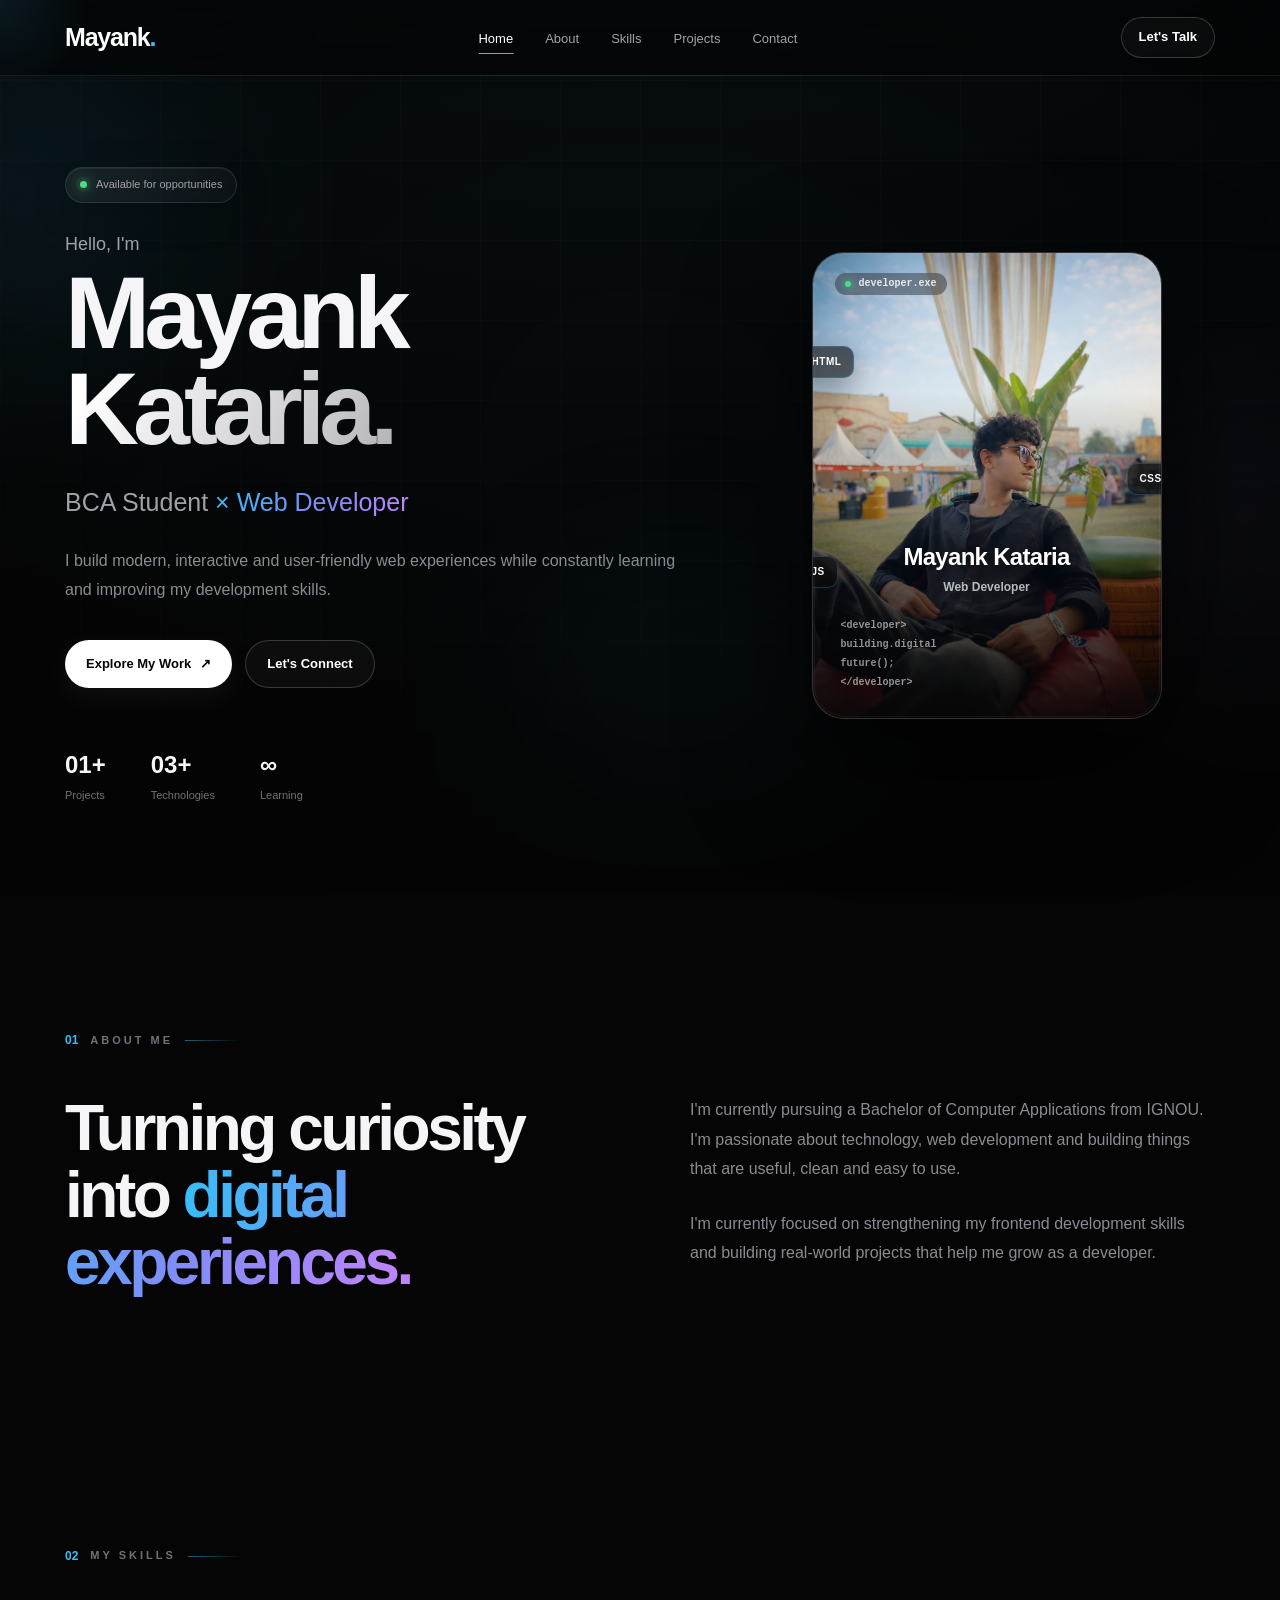
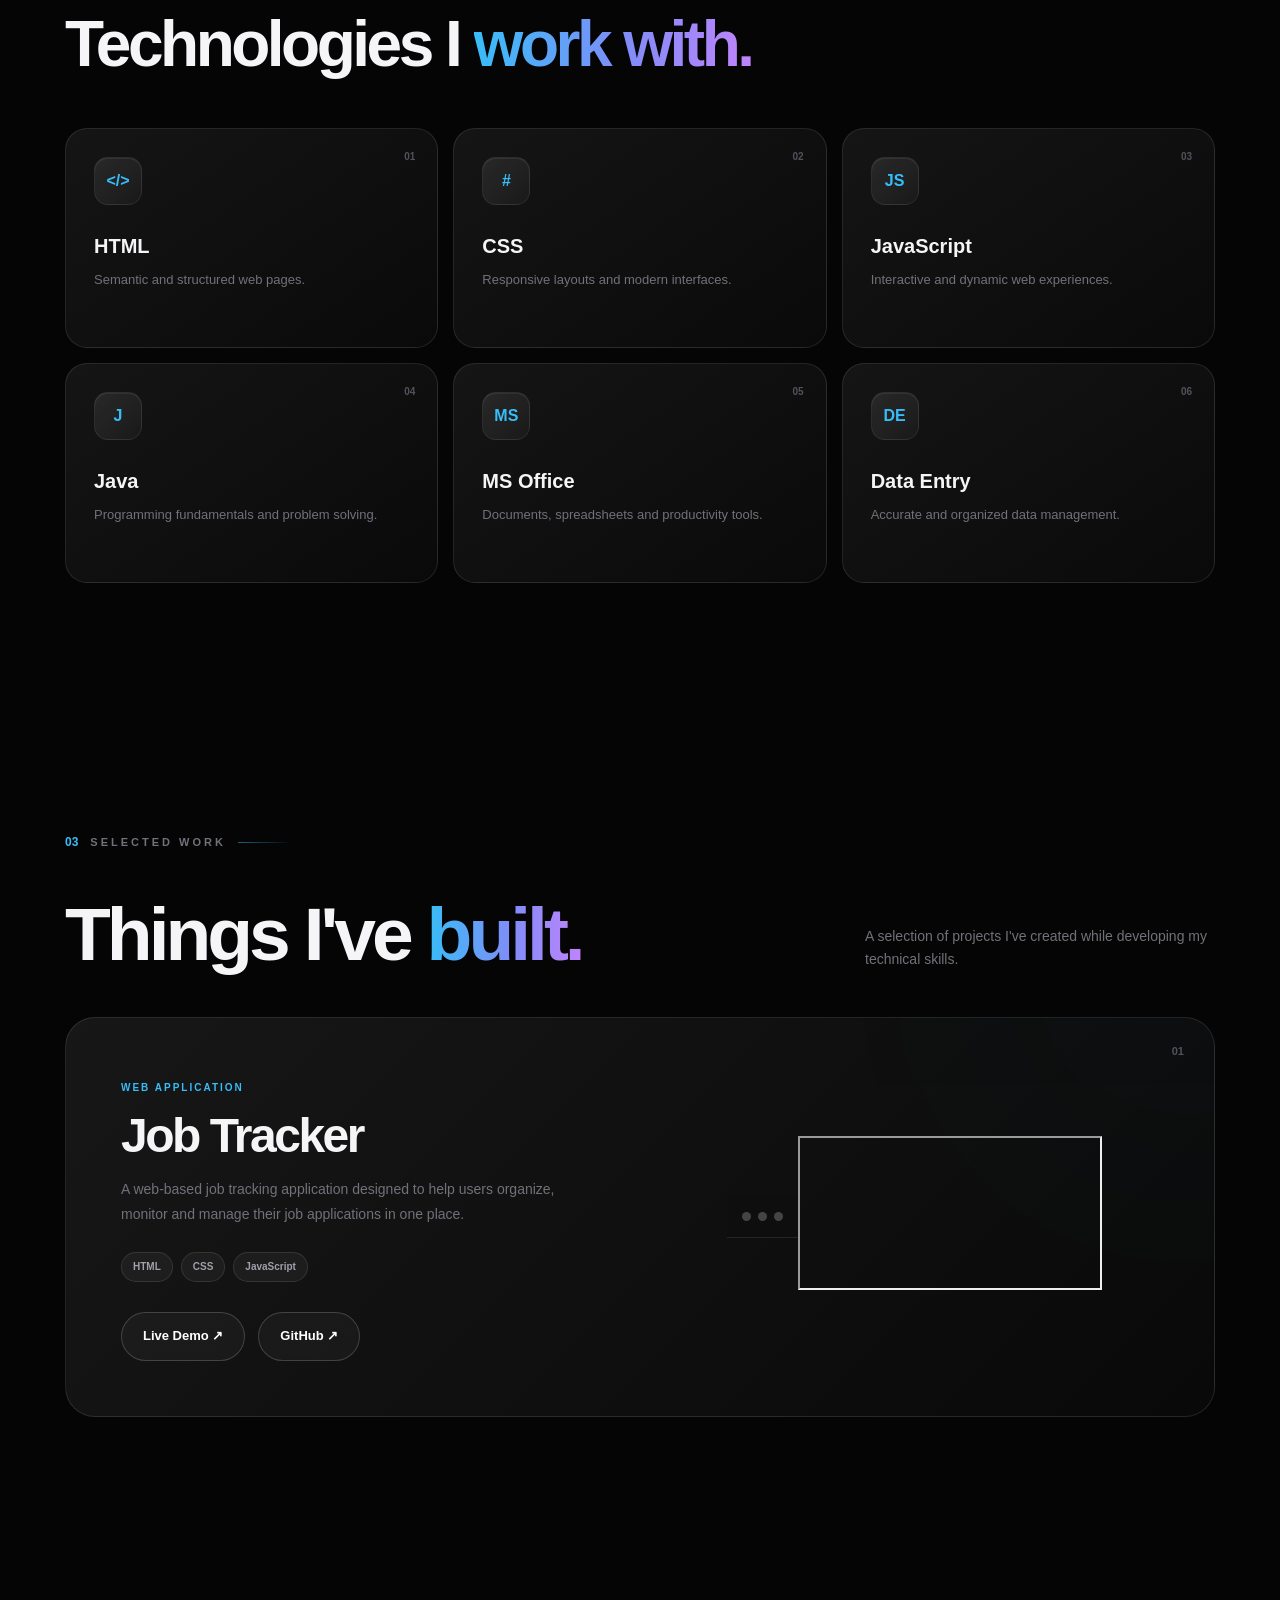
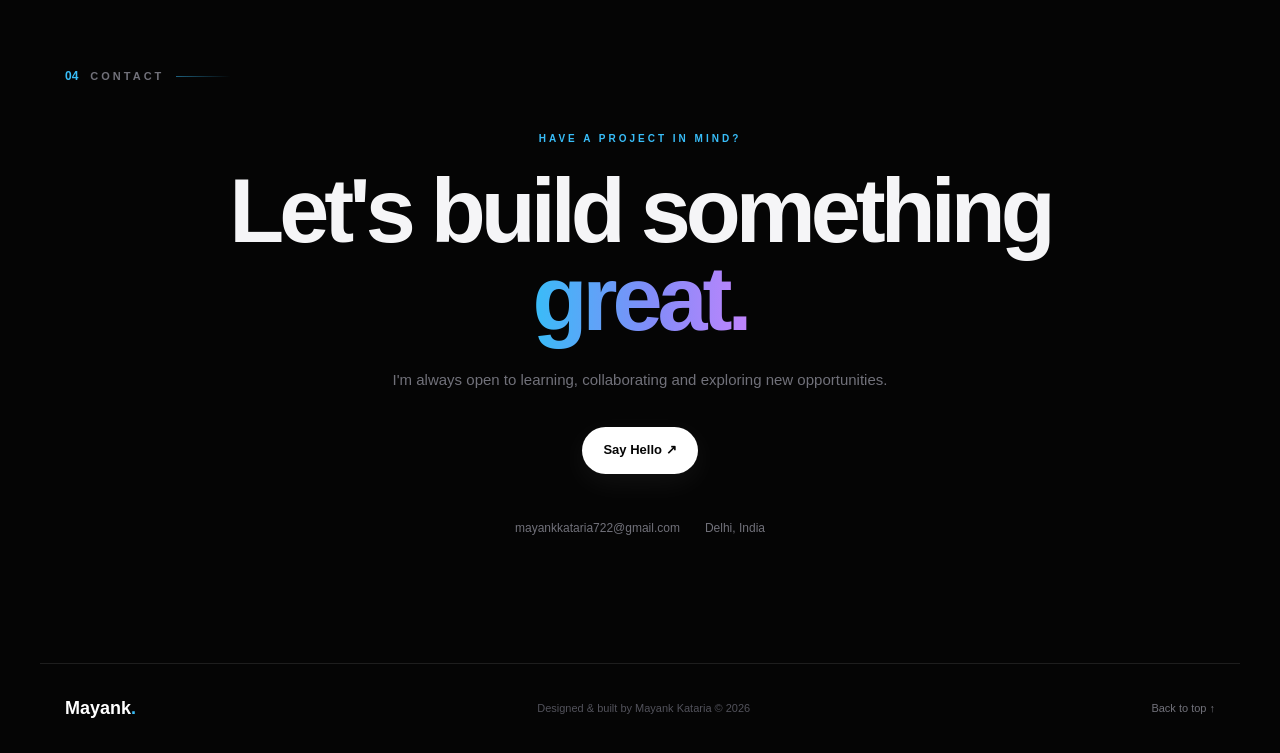
<file: index.html>
<!DOCTYPE html>
<html lang="en">

<head>
    <meta charset="UTF-8">
    <meta name="viewport" content="width=device-width, initial-scale=1.0">

    <title>Mayank Kataria | Web Developer</title>

    <meta name="description"
        content="Mayank Kataria — BCA student and web developer building modern web experiences.">

    <link rel="stylesheet" href="style.css">
</head>

<body>

    <!-- Animated background -->
    <div class="background">
        <div class="orb orb-1"></div>
        <div class="orb orb-2"></div>
        <div class="orb orb-3"></div>
    </div>

    <!-- Navigation -->
    <header class="navbar">
        <nav>
            <a href="#home" class="logo">Mayank<span>.</span></a>

            <ul class="nav-links">
                <li><a href="#home">Home</a></li>
                <li><a href="#about">About</a></li>
                <li><a href="#skills">Skills</a></li>
                <li><a href="#projects">Projects</a></li>
                <li><a href="#contact">Contact</a></li>
            </ul>

            <a href="#contact" class="nav-button">Let's Talk</a>
        </nav>
    </header>


    <main>

        <!-- HERO -->
        <section id="home" class="hero">

            <div class="hero-content">

                <div class="status">
                    <span class="status-dot"></span>
                    Available for opportunities
                </div>

                <p class="intro">Hello, I'm</p>

                <h1>
                    Mayank
                    <span>Kataria.</span>
                </h1>

                <h2>
                    BCA Student
                    <span class="gradient-text">× Web Developer</span>
                </h2>

                <p class="hero-description">
                    I build modern, interactive and user-friendly web experiences
                    while constantly learning and improving my development skills.
                </p>

                <div class="hero-buttons">

                    <a href="#projects" class="primary-btn">
                        Explore My Work
                        <span>↗</span>
                    </a>

                    <a href="#contact" class="secondary-btn">
                        Let's Connect
                    </a>

                </div>

                <div class="hero-stats">

                    <div>
                        <strong>01+</strong>
                        <span>Projects</span>
                    </div>

                    <div>
                        <strong>03+</strong>
                        <span>Technologies</span>
                    </div>

                    <div>
                        <strong>∞</strong>
                        <span>Learning</span>
                    </div>

                </div>

            </div>


            <!-- PROFILE CARD -->
            <div class="hero-visual">

                <div class="profile-card">

                    <!-- Your photo as the card background -->
                    <div class="profile-photo"></div>

                    <!-- Dark overlay for readability -->
                    <div class="profile-overlay"></div>

                    <div class="card-glow"></div>

                    <div class="profile-top">
                        <span class="mini-dot"></span>
                        <span>developer.exe</span>
                    </div>

                    <div class="profile-card-content">

                        <h3>Mayank Kataria</h3>

                        <p>Web Developer</p>

                        <div class="code-lines">
                            <span>&lt;developer&gt;</span>
                            <span>building.digital</span>
                            <span>future();</span>
                            <span>&lt;/developer&gt;</span>
                        </div>

                    </div>

                    <div class="floating-badge badge-html">
                        HTML
                    </div>

                    <div class="floating-badge badge-css">
                        CSS
                    </div>

                    <div class="floating-badge badge-js">
                        JS
                    </div>

                </div>

            </div>

        </section>


        <!-- ABOUT -->
        <section id="about" class="section">

            <div class="section-heading">
                <span>01</span>
                <p>ABOUT ME</p>
            </div>

            <div class="about-grid">

                <div>
                    <h2>
                        Turning curiosity into
                        <span class="gradient-text">digital experiences.</span>
                    </h2>
                </div>

                <div class="about-text">

                    <p>
                        I'm currently pursuing a Bachelor of Computer Applications
                        from IGNOU. I'm passionate about technology, web development
                        and building things that are useful, clean and easy to use.
                    </p>

                    <p>
                        I'm currently focused on strengthening my frontend development
                        skills and building real-world projects that help me grow
                        as a developer.
                    </p>

                </div>

            </div>

        </section>


        <!-- SKILLS -->
        <section id="skills" class="section">

            <div class="section-heading">
                <span>02</span>
                <p>MY SKILLS</p>
            </div>

            <h2 class="section-title">
                Technologies I <span class="gradient-text">work with.</span>
            </h2>

            <div class="skills-grid">

                <div class="skill-card">
                    <span class="skill-number">01</span>
                    <div class="skill-icon">&lt;/&gt;</div>
                    <h3>HTML</h3>
                    <p>Semantic and structured web pages.</p>
                </div>

                <div class="skill-card">
                    <span class="skill-number">02</span>
                    <div class="skill-icon">#</div>
                    <h3>CSS</h3>
                    <p>Responsive layouts and modern interfaces.</p>
                </div>

                <div class="skill-card">
                    <span class="skill-number">03</span>
                    <div class="skill-icon">JS</div>
                    <h3>JavaScript</h3>
                    <p>Interactive and dynamic web experiences.</p>
                </div>

                <div class="skill-card">
                    <span class="skill-number">04</span>
                    <div class="skill-icon">J</div>
                    <h3>Java</h3>
                    <p>Programming fundamentals and problem solving.</p>
                </div>

                <div class="skill-card">
                    <span class="skill-number">05</span>
                    <div class="skill-icon">MS</div>
                    <h3>MS Office</h3>
                    <p>Documents, spreadsheets and productivity tools.</p>
                </div>

                <div class="skill-card">
                    <span class="skill-number">06</span>
                    <div class="skill-icon">DE</div>
                    <h3>Data Entry</h3>
                    <p>Accurate and organized data management.</p>
                </div>

            </div>

        </section>


        <!-- PROJECTS -->
        <section id="projects" class="section">

            <div class="section-heading">
                <span>03</span>
                <p>SELECTED WORK</p>
            </div>

            <div class="projects-header">

                <h2>
                    Things I've
                    <span class="gradient-text">built.</span>
                </h2>

                <p>
                    A selection of projects I've created while developing
                    my technical skills.
                </p>

            </div>


            <div class="project-card">

                <div class="project-number">01</div>

                <div class="project-info">

                    <span class="project-label">WEB APPLICATION</span>

                    <h3>Job Tracker</h3>

                    <p>
                        A web-based job tracking application designed to help
                        users organize, monitor and manage their job applications
                        in one place.
                    </p>

                    <div class="tech-stack">
                        <span>HTML</span>
                        <span>CSS</span>
                        <span>JavaScript</span>
                    </div>

                    <div class="project-buttons">

                        <!-- KEEPING YOUR WORKING PATH -->
                       <a href="https://mayankkataria722-debug.github.io/mayank.github.io/job-tracker/" target="_blank"
                           class="secondary-btn">
                               Live Demo ↗
                       </a>

                        <a
                            href="https://github.com/YOUR-USERNAME/job-tracker"
                            target="_blank"
                            class="secondary-btn"
                        >
                            GitHub ↗
                        </a>

                    </div>

                </div>


              <div class="project-preview">
              <div class="browser-bar">
                    <span></span>
                    <span></span>
                    <span></span>
               </div>

                 <div class="preview-screen">
            <iframe
                   src="https://mayankkataria722-debug.github.io/mayank.github.io/job-tracker/"
                   title="Job Tracker Preview"
                  scrolling="no">
           </iframe>
             </div>
             </div>
        </section>


        <!-- CONTACT -->
        <section id="contact" class="section contact-section">

            <div class="section-heading">
                <span>04</span>
                <p>CONTACT</p>
            </div>

            <div class="contact-content">

                <p class="contact-small">HAVE A PROJECT IN MIND?</p>

                <h2>
                    Let's build something
                    <span class="gradient-text">great.</span>
                </h2>

                <p>
                    I'm always open to learning, collaborating and exploring
                    new opportunities.
                </p>

                <a
                    href="mailto:mayankkataria722@gmail.com"
                    class="primary-btn contact-btn"
                >
                    Say Hello ↗
                </a>

                <div class="contact-details">

                    <a href="mailto:mayankkataria722@gmail.com">
                        mayankkataria722@gmail.com
                    </a>

                    <span>Delhi, India</span>

                </div>

            </div>

        </section>

    </main>


    <!-- FOOTER -->
    <footer>

        <div class="footer-logo">
            Mayank<span>.</span>
        </div>

        <p>
            Designed & built by Mayank Kataria © 2026
        </p>

        <a href="#home">Back to top ↑</a>

    </footer>


    <!-- IMPORTANT:
         Your current project uses style.js.
         Keep this filename unless you rename the file. -->
    <script src="style.js"></script>

</body>
</html>
</file>
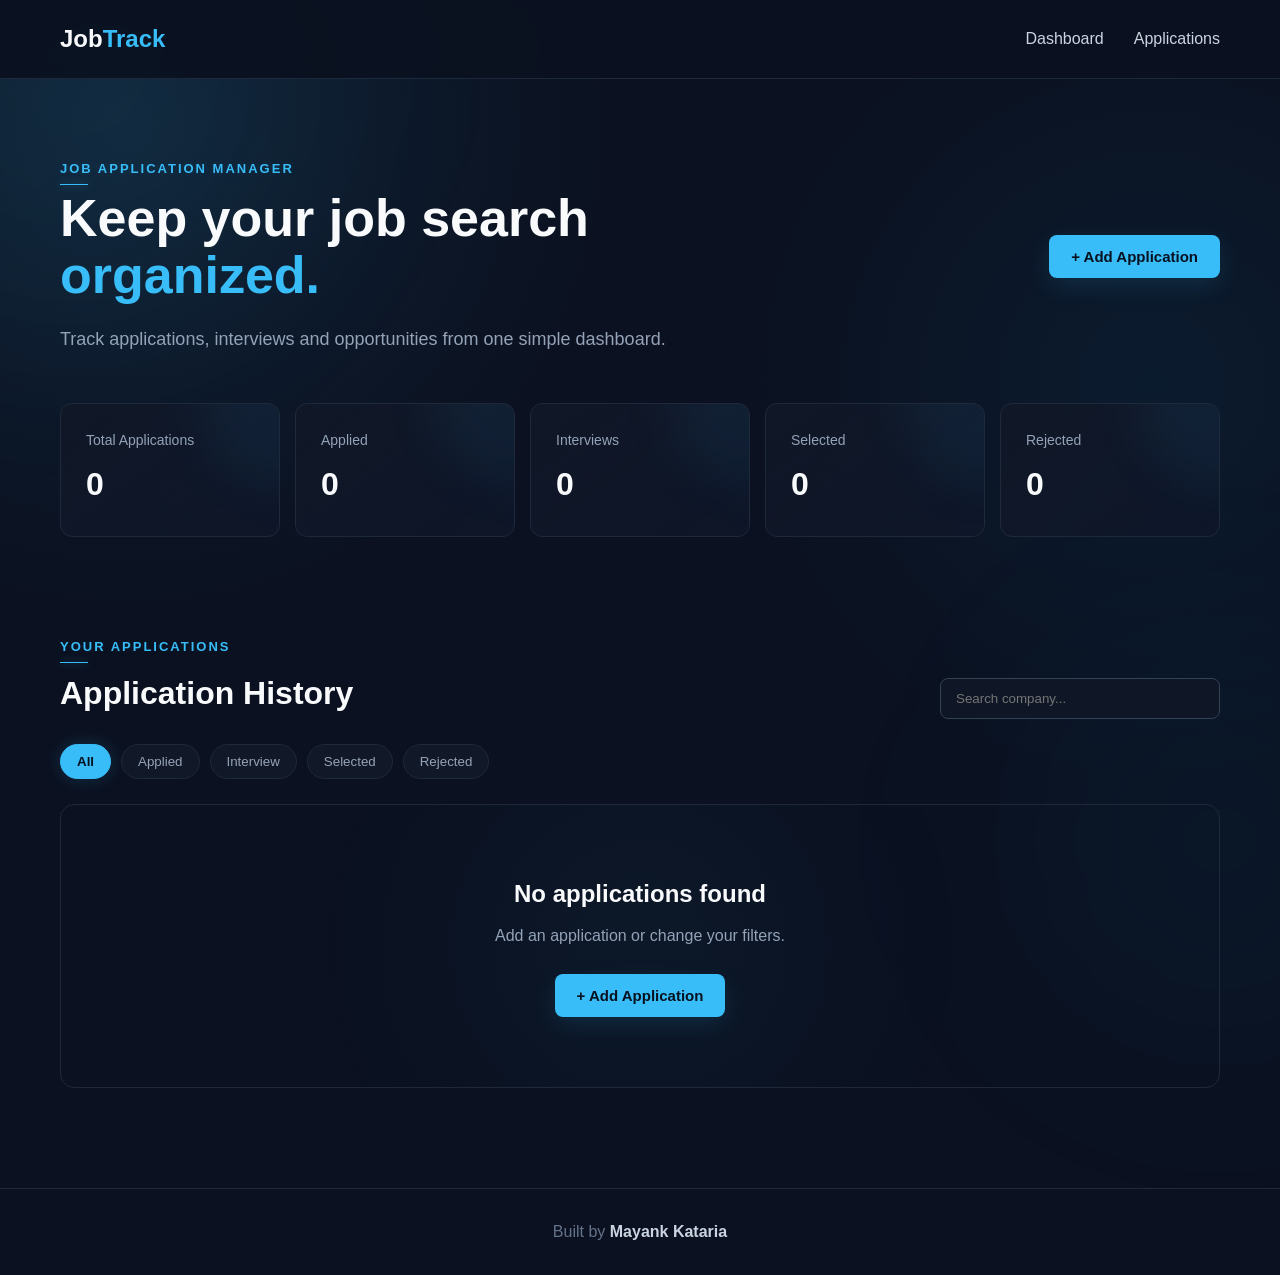
<file: job-tracker/index.html>
<!DOCTYPE html>
<html lang="en">
<head>
    <meta charset="UTF-8">
    <meta name="viewport" content="width=device-width, initial-scale=1.0">

    <title>JobTrack | Job Application Tracker</title>

    <link rel="stylesheet" href="style.css">
</head>

<body>

    <!-- Navigation -->
    <header>
        <nav class="navbar">

            <div class="logo">
                Job<span>Track</span>
            </div>

            <div class="nav-links">
                <a href="#dashboard">Dashboard</a>
                <a href="#applications">Applications</a>
            </div>

        </nav>
    </header>


    <main>

        <!-- Dashboard -->
        <section id="dashboard" class="dashboard">

            <div class="hero">
                <div>
                    <p class="eyebrow">JOB APPLICATION MANAGER</p>

                    <h1>
                        Keep your job search
                        <span>organized.</span>
                    </h1>

                    <p>
                        Track applications, interviews and opportunities
                        from one simple dashboard.
                    </p>
                </div>

                <button id="openModalBtn" class="primary-btn">
                    + Add Application
                </button>
            </div>


            <!-- Statistics -->
            <div class="stats">

                <div class="stat-card">
                    <p>Total Applications</p>
                    <h2 id="totalApplications">0</h2>
                </div>

                <div class="stat-card">
                    <p>Applied</p>
                    <h2 id="appliedCount">0</h2>
                </div>

                <div class="stat-card">
                    <p>Interviews</p>
                    <h2 id="interviewCount">0</h2>
                </div>

                <div class="stat-card">
                    <p>Selected</p>
                    <h2 id="selectedCount">0</h2>
                </div>

                <div class="stat-card">
                    <p>Rejected</p>
                    <h2 id="rejectedCount">0</h2>
                </div>

            </div>

        </section>


        <!-- Applications -->
        <section id="applications" class="applications">

            <div class="section-header">

                <div>
                    <p class="eyebrow">YOUR APPLICATIONS</p>
                    <h2>Application History</h2>
                </div>

                <input
                    type="text"
                    id="searchInput"
                    placeholder="Search company..."
                >

            </div>


            <!-- Filter -->
            <div class="filters">

                <button class="filter-btn active" data-filter="All">
                    All
                </button>

                <button class="filter-btn" data-filter="Applied">
                    Applied
                </button>

                <button class="filter-btn" data-filter="Interview">
                    Interview
                </button>

                <button class="filter-btn" data-filter="Selected">
                    Selected
                </button>

                <button class="filter-btn" data-filter="Rejected">
                    Rejected
                </button>

            </div>


            <!-- Application List -->
            <div id="applicationList" class="application-list">

                <div class="empty-state">

                    <h3>No applications yet</h3>

                    <p>
                        Start tracking your job applications
                        by adding your first one.
                    </p>

                    <button
                        id="emptyAddBtn"
                        class="primary-btn">
                        + Add Application
                    </button>

                </div>

            </div>

        </section>

    </main>


    <!-- Add Application Modal -->
    <div id="modal" class="modal">

        <div class="modal-content">

            <div class="modal-header">

                <div>
                    <p class="eyebrow">NEW APPLICATION</p>
                    <h2>Add Job Application</h2>
                </div>

                <button id="closeModalBtn" class="close-btn">
                    ×
                </button>

            </div>


            <form id="applicationForm">

                <div class="form-group">

                    <label for="company">
                        Company
                    </label>

                    <input
                        type="text"
                        id="company"
                        placeholder="e.g. Google"
                        required
                    >

                </div>


                <div class="form-group">

                    <label for="jobTitle">
                        Job Title
                    </label>

                    <input
                        type="text"
                        id="jobTitle"
                        placeholder="e.g. Software Engineering Intern"
                        required
                    >

                </div>


                <div class="form-row">

                    <div class="form-group">

                        <label for="date">
                            Date Applied
                        </label>

                        <input
                            type="date"
                            id="date"
                            required
                        >

                    </div>


                    <div class="form-group">

                        <label for="status">
                            Status
                        </label>

                        <select id="status">

                            <option value="Applied">
                                Applied
                            </option>

                            <option value="Interview">
                                Interview
                            </option>

                            <option value="Selected">
                                Selected
                            </option>

                            <option value="Rejected">
                                Rejected
                            </option>

                        </select>

                    </div>

                </div>


                <div class="form-group">

                    <label for="jobLink">
                        Job Link
                    </label>

                    <input
                        type="url"
                        id="jobLink"
                        placeholder="https://..."
                    >

                </div>


                <button
                    type="submit"
                    class="primary-btn full-width">
                    Save Application
                </button>

            </form>

        </div>

    </div>


    <footer>

        <p>
            Built by <strong>Mayank Kataria</strong>
        </p>

    </footer>


    <script src="script.js"></script>

</body>
</html>
</file>
<file: style.css>
/* =========================================================
   MAYANK KATARIA — PORTFOLIO  (v2, cleaned + polished)
========================================================= */

*,
*::before,
*::after {
  margin: 0;
  padding: 0;
  box-sizing: border-box;
}

:root {
  --bg: #050505;
  --bg-soft: #0a0a0c;
  --text: #f5f5f7;
  --muted: #a1a1aa;
  --muted-2: #71717a;
  --muted-3: #52525b;
  --line: rgba(255, 255, 255, 0.10);
  --line-strong: rgba(255, 255, 255, 0.18);
  --glass: rgba(255, 255, 255, 0.05);
  --glass-hover: rgba(255, 255, 255, 0.08);

  --accent: #38bdf8;
  --accent-2: #818cf8;
  --accent-3: #c084fc;
  --grad-accent: linear-gradient(90deg, #38bdf8, #818cf8 55%, #c084fc);
  --grad-white: linear-gradient(120deg, #fff 5%, #c7c7cc 45%, #65656c 100%);

  --radius-sm: 12px;
  --radius-md: 20px;
  --radius-lg: 30px;
  --container: 1200px;

  --ease: cubic-bezier(0.2, 0.7, 0.2, 1);
}

html {
  scroll-behavior: smooth;
  scroll-padding-top: 90px;
}

body {
  font-family: -apple-system, BlinkMacSystemFont, "Segoe UI", Roboto,
    Helvetica, Arial, sans-serif;
  background:
    radial-gradient(circle at 50% -20%, rgba(56, 189, 248, 0.10), transparent 32%),
    var(--bg);
  color: var(--text);
  line-height: 1.6;
  overflow-x: hidden;
  -webkit-font-smoothing: antialiased;
}

img { max-width: 100%; display: block; }
a { color: inherit; text-decoration: none; }

/* =========================================================
   BACKGROUND
========================================================= */
.background {
  position: fixed;
  inset: 0;
  z-index: -10;
  overflow: hidden;
  pointer-events: none;
  background:
    linear-gradient(rgba(255,255,255,0.02) 1px, transparent 1px),
    linear-gradient(90deg, rgba(255,255,255,0.02) 1px, transparent 1px);
  background-size: 80px 80px;
  mask-image: linear-gradient(to bottom, black, rgba(0,0,0,0.4) 70%, transparent);
}
.background::after {
  content: "";
  position: absolute;
  inset: 0;
  background: radial-gradient(circle at center, transparent 20%, rgba(0,0,0,0.4) 100%);
}

.orb {
  position: absolute;
  border-radius: 50%;
  filter: blur(100px);
  opacity: 0.16;
  animation: floatOrb 14s ease-in-out infinite alternate,
             orbPulse 7s ease-in-out infinite alternate;
}
.orb-1 { width: 360px; height: 360px; background: var(--accent);   top: 3%;  left: -180px; }
.orb-2 { width: 320px; height: 320px; background: var(--accent-2); top: 43%; right: -150px; animation-delay: 2s; }
.orb-3 { width: 280px; height: 280px; background: #22d3ee;         bottom: 3%; left: 42%;   animation-delay: 4s; }

@keyframes floatOrb {
  from { transform: translate3d(0,0,0) scale(1); }
  to   { transform: translate3d(50px,-60px,0) scale(1.15); }
}
@keyframes orbPulse {
  from { opacity: 0.10; }
  to   { opacity: 0.22; }
}

/* =========================================================
   NAVIGATION
========================================================= */
.navbar {
  position: sticky;
  top: 0;
  z-index: 1000;
  background: rgba(5,5,5,0.68);
  backdrop-filter: blur(25px) saturate(140%);
  -webkit-backdrop-filter: blur(25px) saturate(140%);
  border-bottom: 1px solid rgba(255,255,255,0.07);
}
.navbar::after {
  content: "";
  position: absolute;
  left: 0; right: 0; bottom: -1px;
  height: 1px;
  background: linear-gradient(90deg, transparent, rgba(56,189,248,0.25), transparent);
  opacity: 0.5;
}
.navbar nav {
  max-width: var(--container);
  margin: auto;
  padding: 17px 25px;
  display: flex;
  align-items: center;
  justify-content: space-between;
}
.logo {
  color: #fff;
  font-size: 25px;
  font-weight: 750;
  letter-spacing: -1.2px;
  transition: transform 0.3s var(--ease);
}
.logo:hover { transform: translateY(-1px); }
.logo span, .footer-logo span { color: var(--accent); }

.nav-links {
  list-style: none;
  display: flex;
  align-items: center;
  gap: 32px;
}
.nav-links a {
  position: relative;
  color: var(--muted);
  font-size: 13px;
  font-weight: 500;
  transition: color 0.3s var(--ease);
}
.nav-links a::after {
  content: "";
  position: absolute;
  left: 50%; bottom: -8px;
  width: 0; height: 1px;
  background: var(--accent);
  transform: translateX(-50%);
  transition: width 0.3s var(--ease);
}
.nav-links a:hover,
.nav-links a.active { color: #fff; }
.nav-links a:hover::after,
.nav-links a.active::after { width: 100%; }

.nav-button {
  color: #fff;
  border: 1px solid var(--line-strong);
  padding: 9px 17px;
  border-radius: 999px;
  font-size: 13px;
  font-weight: 600;
  background: rgba(255,255,255,0.03);
  transition: transform 0.3s var(--ease), background 0.3s var(--ease), border-color 0.3s var(--ease);
}
.nav-button:hover {
  background: #fff;
  color: #000;
  border-color: #fff;
  transform: translateY(-2px);
}

/* =========================================================
   LAYOUT / SECTIONS
========================================================= */
section {
  position: relative;
  max-width: var(--container);
  margin: auto;
  padding: 125px 25px;
}

.section-heading {
  display: flex;
  align-items: center;
  gap: 12px;
  margin-bottom: 45px;
}
.section-heading span      { color: var(--accent); font-size: 12px; font-weight: 800; }
.section-heading p         { color: var(--muted-2); font-size: 11px; letter-spacing: 3px; font-weight: 700; }
.section-heading::after {
  content: "";
  width: 55px; height: 1px;
  background: linear-gradient(90deg, rgba(56,189,248,0.5), transparent);
}

.gradient-text {
  background: var(--grad-accent);
  -webkit-background-clip: text;
  background-clip: text;
  color: transparent;
}

/* =========================================================
   HERO
========================================================= */
.hero {
  min-height: calc(100vh - 70px);
  display: grid;
  grid-template-columns: 1.15fr 0.85fr;
  align-items: center;
  gap: 75px;
  padding-top: 80px;
  padding-bottom: 90px;
}
.hero-content { animation: heroIn 1s var(--ease) forwards; }

@keyframes heroIn {
  from { opacity: 0; transform: translateY(35px); }
  to   { opacity: 1; transform: translateY(0); }
}

.status {
  display: inline-flex;
  align-items: center;
  gap: 9px;
  padding: 8px 14px;
  margin-bottom: 27px;
  border: 1px solid var(--line);
  background: linear-gradient(135deg, rgba(255,255,255,0.07), rgba(255,255,255,0.025));
  border-radius: 999px;
  color: var(--muted);
  font-size: 11px;
  font-weight: 500;
  box-shadow: inset 0 1px rgba(255,255,255,0.05), 0 10px 40px rgba(0,0,0,0.15);
}

.status-dot, .mini-dot { border-radius: 50%; background: #4ade80; }
.status-dot {
  width: 7px; height: 7px;
  box-shadow: 0 0 0 4px rgba(74,222,128,0.08), 0 0 14px rgba(74,222,128,0.9);
  animation: pulse 2s infinite;
}
@keyframes pulse { 50% { opacity: 0.4; transform: scale(0.8); } }

.intro { color: var(--muted); font-size: 18px; margin-bottom: 2px; }

.hero-content h1 {
  font-size: clamp(64px, 8vw, 104px);
  line-height: 0.94;
  letter-spacing: -6px;
  margin: 6px 0 25px;
  font-weight: 800;
}
.hero-content h1 span {
  display: block;
  background: var(--grad-white);
  -webkit-background-clip: text;
  background-clip: text;
  color: transparent;
}
.hero-content h2 {
  color: var(--muted);
  font-size: 25px;
  font-weight: 500;
  margin-bottom: 25px;
}
.hero-description {
  max-width: 620px;
  color: #8b8b93;
  font-size: 16px;
  line-height: 1.8;
  margin-bottom: 35px;
}

/* =========================================================
   BUTTONS
========================================================= */
.hero-buttons, .project-buttons {
  display: flex;
  gap: 13px;
  flex-wrap: wrap;
}
.primary-btn, .secondary-btn {
  position: relative;
  display: inline-flex;
  align-items: center;
  justify-content: center;
  gap: 9px;
  padding: 13px 21px;
  border-radius: 999px;
  font-size: 13px;
  font-weight: 650;
  overflow: hidden;
  transition: transform 0.35s var(--ease), box-shadow 0.35s var(--ease), background 0.35s var(--ease);
}
.primary-btn {
  background: #fff;
  color: #050505;
  box-shadow: 0 8px 30px rgba(255,255,255,0.06);
}
.primary-btn::before {
  content: "";
  position: absolute;
  top: 0; left: -100%;
  width: 70%; height: 100%;
  background: linear-gradient(90deg, transparent, rgba(255,255,255,0.8), transparent);
  transform: skewX(-20deg);
  transition: left 0.6s var(--ease);
}
.primary-btn:hover::before { left: 130%; }
.primary-btn:hover, .secondary-btn:hover { transform: translateY(-4px); }
.primary-btn:hover { box-shadow: 0 18px 45px rgba(255,255,255,0.13); }
.secondary-btn {
  color: #fff;
  background: rgba(255,255,255,0.035);
  border: 1px solid var(--line-strong);
  backdrop-filter: blur(10px);
}
.secondary-btn:hover {
  background: rgba(255,255,255,0.09);
  border-color: rgba(255,255,255,0.25);
}

/* =========================================================
   HERO STATS
========================================================= */
.hero-stats { display: flex; gap: 45px; margin-top: 58px; }
.hero-stats div { display: flex; flex-direction: column; gap: 2px; }
.hero-stats strong { font-size: 24px; font-weight: 750; }
.hero-stats span { color: var(--muted-2); font-size: 11px; }

/* =========================================================
   PROFILE CARD  ← THE FIX
========================================================= */
.hero-visual {
  display: flex;
  justify-content: center;
  perspective: 1200px;
}
.profile-card {
  position: relative;
  width: 350px;
  aspect-ratio: 3 / 4;                 /* keeps proportions on any screen */
  max-height: 500px;
  border-radius: 32px;
  overflow: hidden;                    /* clips photo to rounded corners */
  border: 1px solid rgba(255,255,255,0.17);
  background: #0b0b0e;                 /* fallback while photo loads */
  box-shadow:
    0 45px 120px rgba(0,0,0,0.65),
    inset 0 1px rgba(255,255,255,0.12);
  transform-style: preserve-3d;
  animation: cardFloat 6s ease-in-out infinite;
}

/* subtle inner border shine */
.profile-card::after {
  content: "";
  position: absolute;
  inset: 1px;
  border-radius: 31px;
  border: 1px solid rgba(255,255,255,0.05);
  pointer-events: none;
  z-index: 6;
}

@keyframes cardFloat {
  0%,100% { transform: translateY(0) rotateX(0) rotateY(0); }
  50%     { transform: translateY(-13px) rotateX(2deg) rotateY(-3deg); }
}

/* THE PHOTO — fills the whole card */
.profile-photo {
  position: absolute;
  inset: 0;
  background-image: url('image/profile.PNG');
  background-size: cover;              /* was 'contain' — this is the main fix */
  background-position: center 20%;     /* nudges the face into frame */
  background-repeat: no-repeat;
  transform: scale(1.02);
  transition: transform 0.8s var(--ease);
  z-index: 0;
}
.profile-card:hover .profile-photo { transform: scale(1.06); }

/* Dark gradient so text at the bottom stays readable */
.profile-overlay {
  position: absolute;
  inset: 0;
  background: linear-gradient(
    to bottom,
    rgba(5,5,5,0.10) 0%,
    rgba(5,5,5,0.05) 30%,
    rgba(5,5,5,0.35) 55%,
    rgba(5,5,5,0.92) 100%
  );
  z-index: 1;
}
.card-glow {
  position: absolute;
  width: 200px; height: 200px;
  background: var(--accent);
  filter: blur(100px);
  opacity: 0.15;
  top: 80px; left: 70px;
  z-index: 2;
  pointer-events: none;
}

/* CARD TOP BAR */
.profile-top {
  position: absolute;
  top: 20px; left: 22px;
  display: flex;
  align-items: center;
  gap: 8px;
  padding: 6px 10px;
  border-radius: 999px;
  background: rgba(0,0,0,0.35);
  backdrop-filter: blur(8px);
  color: rgba(255,255,255,0.85);
  font: 600 10px/1 monospace;
  z-index: 5;
}
.mini-dot {
  width: 6px; height: 6px;
  box-shadow: 0 0 8px #4ade80;
}

/* CARD CONTENT */
.profile-card-content {
  position: absolute;
  left: 28px; right: 28px; bottom: 28px;
  z-index: 5;
  text-align: center;
}
.profile-card-content h3 {
  color: #fff;
  font-size: 24px;
  font-weight: 750;
  letter-spacing: -0.7px;
  text-shadow: 0 3px 20px rgba(0,0,0,0.7);
}
.profile-card-content p {
  color: rgba(255,255,255,0.7);
  font-size: 12px;
  font-weight: 600;
  margin-top: 2px;
}
.code-lines {
  display: flex;
  flex-direction: column;
  gap: 5px;
  margin-top: 22px;
  font: 600 10px/1.4 monospace;
  opacity: 0.7;
  text-align: left;
}
.code-lines span { color: rgba(255,255,255,0.8); }

/* FLOATING BADGES */
.floating-badge {
  position: absolute;
  padding: 7px 12px;
  background: rgba(5,5,5,0.6);
  border: 1px solid rgba(56,189,248,0.25);
  backdrop-filter: blur(12px);
  border-radius: 10px;
  color: #fff;
  font-size: 10px;
  font-weight: 800;
  letter-spacing: 0.5px;
  box-shadow: 0 10px 30px rgba(0,0,0,0.35);
  animation: badgeFloat 4s ease-in-out infinite;
  z-index: 6;
}
.badge-html { top: 20%;   left: -14px; }
.badge-css  { top: 45%;   right: -14px; animation-delay: 1s; }
.badge-js   { bottom: 28%; left: -14px; animation-delay: 2s; }

@keyframes badgeFloat {
  50% { transform: translateY(-9px); }
}

/* =========================================================
   ABOUT
========================================================= */
.about-grid {
  display: grid;
  grid-template-columns: 1fr 1fr;
  gap: 100px;
  align-items: start;
}
.about-grid h2,
.section-title {
  font-size: clamp(40px, 5vw, 65px);
  line-height: 1.05;
  letter-spacing: -3.5px;
  font-weight: 750;
}
.about-text { color: #8b8b93; font-size: 16px; line-height: 1.85; }
.about-text p { margin-bottom: 25px; }
.about-text p:last-child { margin-bottom: 0; }
.section-title { margin-bottom: 50px; }

/* =========================================================
   SKILLS
========================================================= */
.skills-grid {
  display: grid;
  grid-template-columns: repeat(3, 1fr);
  gap: 15px;
}
.skill-card {
  position: relative;
  min-height: 220px;
  padding: 28px;
  border-radius: 22px;
  background: linear-gradient(145deg, rgba(255,255,255,0.065), rgba(255,255,255,0.025));
  border: 1px solid var(--line);
  overflow: hidden;
  transition: transform 0.45s var(--ease), background 0.45s var(--ease),
              border-color 0.45s var(--ease), box-shadow 0.45s var(--ease);
}
.skill-card::before {
  content: "";
  position: absolute;
  width: 180px; height: 180px;
  right: -80px; bottom: -90px;
  background: var(--accent);
  border-radius: 50%;
  filter: blur(85px);
  opacity: 0;
  transition: opacity 0.45s var(--ease);
}
.skill-card:hover {
  transform: translateY(-8px);
  background: linear-gradient(145deg, rgba(255,255,255,0.09), rgba(255,255,255,0.035));
  border-color: rgba(56,189,248,0.28);
  box-shadow: 0 20px 50px rgba(0,0,0,0.25);
}
.skill-card:hover::before { opacity: 0.13; }

.skill-number {
  position: absolute;
  top: 20px; right: 22px;
  color: var(--muted-3);
  font-size: 10px;
  font-weight: 700;
}
.skill-icon {
  position: relative;
  width: 48px; height: 48px;
  display: grid;
  place-items: center;
  margin-bottom: 25px;
  border-radius: 14px;
  background: linear-gradient(135deg, rgba(255,255,255,0.09), rgba(255,255,255,0.03));
  border: 1px solid rgba(255,255,255,0.07);
  color: var(--accent);
  font-weight: 750;
  box-shadow: inset 0 1px rgba(255,255,255,0.06);
}
.skill-card h3 { font-size: 20px; margin-bottom: 8px; font-weight: 700; }
.skill-card p  { color: var(--muted-2); font-size: 13px; }

/* =========================================================
   PROJECTS
========================================================= */
.projects-header {
  display: flex;
  justify-content: space-between;
  align-items: flex-end;
  gap: 30px;
  margin-bottom: 45px;
}
.projects-header h2 {
  font-size: clamp(45px, 6vw, 75px);
  line-height: 1;
  letter-spacing: -4px;
  font-weight: 750;
}
.projects-header p {
  max-width: 350px;
  color: var(--muted-2);
  font-size: 14px;
  line-height: 1.7;
}

.project-card {
  position: relative;
  display: grid;
  grid-template-columns: 1fr 1fr;
  gap: 60px;
  padding: 55px;
  border-radius: 30px;
  background: linear-gradient(135deg, rgba(255,255,255,0.075), rgba(255,255,255,0.02));
  border: 1px solid var(--line);
  overflow: hidden;
  transition: transform 0.5s var(--ease), border-color 0.5s var(--ease), box-shadow 0.5s var(--ease);
}
.project-card::before {
  content: "";
  position: absolute;
  width: 350px; height: 350px;
  top: -220px; right: -150px;
  border-radius: 50%;
  background: var(--accent);
  filter: blur(140px);
  opacity: 0.035;
  pointer-events: none;
}
.project-card:hover {
  transform: translateY(-8px);
  border-color: rgba(56,189,248,0.28);
  box-shadow: 0 30px 80px rgba(0,0,0,0.3);
}
.project-number {
  position: absolute;
  top: 25px; right: 30px;
  color: var(--muted-3);
  font-size: 11px;
  font-weight: 700;
}
.project-label {
  color: var(--accent);
  font-size: 10px;
  letter-spacing: 2px;
  font-weight: 750;
}
.project-info h3 {
  font-size: 48px;
  line-height: 1;
  letter-spacing: -2.5px;
  margin: 13px 0 17px;
  font-weight: 750;
}
.project-info > p {
  max-width: 480px;
  color: var(--muted-2);
  font-size: 14px;
  line-height: 1.8;
  margin-bottom: 25px;
}
.tech-stack {
  display: flex;
  gap: 8px;
  flex-wrap: wrap;
  margin-bottom: 30px;
}
.tech-stack span {
  padding: 6px 11px;
  border-radius: 999px;
  background: rgba(255,255,255,0.045);
  border: 1px solid var(--line);
  color: var(--muted);
  font-size: 10px;
  font-weight: 600;
}

/* =========================
   PROJECT PREVIEW
========================= */

.project-preview {
  display: flex;
  align-items: center;
  justify-content: center;
  perspective: 1200px;
}

.browser-window {
  position: relative;
  width: 100%;
  max-width: 580px;
  height: 365px;

  overflow: hidden;
  border-radius: 18px;

  background: #050505;
  border: 1px solid rgba(255, 255, 255, 0.14);

  box-shadow: 0 35px 80px rgba(0, 0, 0, 0.55);

  transform: rotateY(-8deg) rotateX(4deg);

  transition:
    transform 0.6s var(--ease),
    box-shadow 0.6s var(--ease);
}

/* Hover animation */

.project-card:hover .browser-window {
  transform:
    rotateY(0)
    rotateX(0)
    translateY(-5px)
    scale(1.025);

  box-shadow: 0 40px 90px rgba(0, 0, 0, 0.65);
}


/* =========================
   BROWSER BAR
========================= */

.browser-bar {
  position: relative;
  z-index: 5;

  height: 42px;

  display: flex;
  align-items: center;

  gap: 7px;
  padding: 0 15px;

  background: rgba(15, 15, 15, 0.98);

  border-bottom:
    1px solid rgba(255, 255, 255, 0.09);
}

.browser-bar span {
  width: 9px;
  height: 9px;

  border-radius: 50%;

  background: #444;
}


/* =========================
   LIVE WEBSITE PREVIEW
========================= */

.project-iframe {
  display: block;

  /* Make the website larger internally */
  width: 125%;
  height: 455px;

  border: none;

  background: #050505;

  /* Scale the website to fit the browser */
  transform: scale(0.80);
  transform-origin: top left;

  /* Prevent iframe itself from creating weird overflow */
  overflow: hidden;

  pointer-events: none;

  transition:
    transform 0.6s var(--ease),
    filter 0.6s var(--ease);
}


/* Slight zoom on portfolio hover */

.project-card:hover .project-iframe {
  transform: scale(0.82);

  filter: brightness(1.08);
}


/* =========================
   GLASS / LIGHT EFFECT
========================= */

.browser-window::after {
  content: "";

  position: absolute;

  inset: 42px 0 0;

  pointer-events: none;

  background: linear-gradient(
    120deg,
    rgba(255, 255, 255, 0.045),
    transparent 30%,
    transparent 70%,
    rgba(56, 189, 248, 0.025)
  );

  z-index: 4;
}
/* =========================================================
   CONTACT
========================================================= */
.contact-section {
  min-height: 80vh;
  display: flex;
  flex-direction: column;
  justify-content: center;
}
.contact-content {
  max-width: 850px;
  margin: auto;
  text-align: center;
}
.contact-small {
  color: var(--accent);
  font-size: 10px;
  letter-spacing: 3px;
  margin-bottom: 20px;
  font-weight: 750;
}
.contact-content h2 {
  font-size: clamp(50px, 8vw, 90px);
  line-height: 0.98;
  letter-spacing: -5px;
  margin-bottom: 25px;
  font-weight: 750;
}
.contact-content > p:not(.contact-small) {
  max-width: 550px;
  margin: 0 auto 35px;
  color: var(--muted-2);
  font-size: 15px;
}
.contact-btn { margin-bottom: 45px; }
.contact-details {
  display: flex;
  justify-content: center;
  gap: 25px;
  flex-wrap: wrap;
}
.contact-details a,
.contact-details span {
  color: var(--muted-2);
  font-size: 12px;
  transition: color 0.3s var(--ease);
}
.contact-details a:hover { color: #fff; }

/* =========================================================
   FOOTER
========================================================= */
footer {
  max-width: var(--container);
  margin: auto;
  padding: 30px 25px;
  border-top: 1px solid var(--line);
  display: flex;
  justify-content: space-between;
  align-items: center;
  color: var(--muted-3);
  font-size: 11px;
}
.footer-logo { color: #fff; font-size: 18px; font-weight: 750; }
footer a { color: var(--muted-2); transition: color 0.3s var(--ease); }
footer a:hover { color: #fff; }

/* =========================================================
   CURSOR GLOW
========================================================= */
.cursor-glow {
  position: fixed;
  width: 180px; height: 180px;
  border-radius: 50%;
  pointer-events: none;
  background: radial-gradient(circle, rgba(56,189,248,0.10), transparent 70%);
  transform: translate(-50%, -50%);
  z-index: 9999;
  mix-blend-mode: screen;
  transition: left 0.08s linear, top 0.08s linear;
}

/* =========================================================
   REVEAL
========================================================= */
.reveal {
  opacity: 0;
  transform: translateY(35px);
  transition: opacity 0.8s var(--ease), transform 0.8s var(--ease);
}
.reveal-visible { opacity: 1; transform: translateY(0); }

::selection { background: var(--accent); color: #000; }

/* =========================================================
   RESPONSIVE — TABLET
========================================================= */
@media (max-width: 1000px) {
  .hero {
    grid-template-columns: 1fr;
    gap: 70px;
    text-align: center;
  }
  .hero-content { display: flex; flex-direction: column; align-items: center; }
  .hero-description { max-width: 650px; }
  .hero-visual { order: -1; }
  .profile-card { width: 320px; }
  .about-grid { grid-template-columns: 1fr; gap: 45px; }
  .skills-grid { grid-template-columns: repeat(2, 1fr); }
  .project-card { grid-template-columns: 1fr; padding: 40px; }
  .project-info > p { max-width: 650px; }
  .projects-header { flex-direction: column; align-items: flex-start; }
  .browser-window { transform: none; }
  .project-card:hover .browser-window { transform: translateY(-5px) scale(1.015); }
}

/* =========================================================
   RESPONSIVE — MOBILE
========================================================= */
@media (max-width: 650px) {
  section { padding: 85px 20px; }
  .navbar nav { padding: 15px 18px; }
  .nav-links { display: none; }
  .nav-button { padding: 8px 14px; font-size: 11px; }

  .hero {
    min-height: auto;
    padding-top: 65px;
    padding-bottom: 80px;
    gap: 55px;
  }
  .hero-content h1 { font-size: 58px; letter-spacing: -4px; }
  .hero-content h2 { font-size: 20px; }
  .hero-description { font-size: 14px; line-height: 1.75; }
  .hero-buttons { justify-content: center; }
  .hero-stats { gap: 28px; margin-top: 48px; }
  .hero-stats strong { font-size: 21px; }

  .profile-card { width: 290px; border-radius: 26px; }
  .profile-card-content { left: 24px; right: 24px; bottom: 24px; }
  .profile-card-content h3 { font-size: 21px; }
  .badge-html { left: -8px; }
  .badge-css  { right: -8px; }
  .badge-js   { left: -8px; }

  .about-grid h2, .section-title { font-size: 43px; letter-spacing: -2.5px; }
  .about-text { font-size: 14px; }
  .skills-grid { grid-template-columns: 1fr; }
  .skill-card { min-height: 190px; }

  .projects-header h2 { font-size: 52px; letter-spacing: -3px; }
  .project-card { padding: 30px 20px; border-radius: 24px; }
  .project-info h3 { font-size: 38px; letter-spacing: -2px; }
  .project-info > p { font-size: 13px; }
  .project-buttons { gap: 10px; }
  .browser-window { height: 300px; border-radius: 14px; }
  .project-iframe { height: 340px; }

  .contact-section { min-height: 75vh; }
  .contact-content h2 { font-size: 52px; letter-spacing: -3px; }
  .contact-content > p:not(.contact-small) { font-size: 14px; }

  footer { flex-direction: column; gap: 15px; text-align: center; }
}

@media (max-width: 400px) {
  .hero-content h1 { font-size: 51px; }
  .hero-content h2 { font-size: 18px; }
  .hero-stats { gap: 20px; }
  .profile-card { width: 270px; }
  .about-grid h2, .section-title { font-size: 38px; }
  .projects-header h2 { font-size: 45px; }
  .contact-content h2 { font-size: 44px; }
}

@media (max-width: 700px) {
  .cursor-glow { display: none; }
}

@media (prefers-reduced-motion: reduce) {
  *, *::before, *::after {
    animation-duration: 0.01ms !important;
    animation-iteration-count: 1 !important;
    transition-duration: 0.01ms !important;
    scroll-behavior: auto !important;
  }
}
</file>
<file: job-tracker/style.css>
/* =========================
   RESET
========================= */

* {
    margin: 0;
    padding: 0;
    box-sizing: border-box;
}

html {
    scroll-behavior: smooth;
}

body {
    font-family: Arial, Helvetica, sans-serif;
    background: #0b1120;
    color: #f8fafc;
    line-height: 1.6;
}


/* =========================
   NAVBAR
========================= */

header {
    position: sticky;
    top: 0;
    z-index: 1000;
    background: rgba(11, 17, 32, 0.9);
    backdrop-filter: blur(10px);
    border-bottom: 1px solid #1e293b;
}

.navbar {
    max-width: 1200px;
    margin: auto;
    padding: 20px;
    display: flex;
    justify-content: space-between;
    align-items: center;
}

.logo {
    font-size: 24px;
    font-weight: 700;
}

.logo span {
    color: #38bdf8;
}

.nav-links {
    display: flex;
    gap: 30px;
}

.nav-links a {
    color: #cbd5e1;
    text-decoration: none;
    transition: 0.3s;
}

.nav-links a:hover {
    color: #38bdf8;
}


/* =========================
   MAIN
========================= */

main {
    max-width: 1200px;
    margin: auto;
}


/* =========================
   DASHBOARD
========================= */

.dashboard {
    padding: 80px 20px 40px;
}

.hero {
    display: flex;
    justify-content: space-between;
    align-items: center;
    gap: 40px;
    margin-bottom: 50px;
}

.eyebrow {
    color: #38bdf8;
    font-size: 13px;
    font-weight: 700;
    letter-spacing: 2px;
    margin-bottom: 10px;
}

.hero h1 {
    font-size: 52px;
    line-height: 1.1;
    max-width: 700px;
    margin-bottom: 20px;
}

.hero h1 span {
    color: #38bdf8;
}

.hero p:not(.eyebrow) {
    color: #94a3b8;
    font-size: 18px;
    max-width: 650px;
}


/* =========================
   BUTTONS
========================= */

.primary-btn {
    border: none;
    background: #38bdf8;
    color: #07111f;
    padding: 13px 22px;
    border-radius: 8px;
    font-size: 15px;
    font-weight: 700;
    cursor: pointer;
    transition: 0.3s;
}

.primary-btn:hover {
    transform: translateY(-2px);
    background: #7dd3fc;
}

.full-width {
    width: 100%;
}


/* =========================
   STATISTICS
========================= */

.stats {
    display: grid;
    grid-template-columns: repeat(5, 1fr);
    gap: 15px;
}

.stat-card {
    background: #111827;
    border: 1px solid #1e293b;
    border-radius: 12px;
    padding: 25px;
    transition: 0.3s;
}

.stat-card:hover {
    border-color: #38bdf8;
    transform: translateY(-3px);
}

.stat-card p {
    color: #94a3b8;
    font-size: 14px;
    margin-bottom: 8px;
}

.stat-card h2 {
    font-size: 32px;
}


/* =========================
   APPLICATIONS
========================= */

.applications {
    padding: 60px 20px 100px;
}

.section-header {
    display: flex;
    justify-content: space-between;
    align-items: end;
    gap: 20px;
    margin-bottom: 25px;
}

.section-header h2 {
    font-size: 32px;
}

#searchInput {
    width: 280px;
    padding: 12px 15px;
    background: #111827;
    border: 1px solid #334155;
    border-radius: 8px;
    color: white;
    outline: none;
}

#searchInput:focus {
    border-color: #38bdf8;
}


/* =========================
   FILTERS
========================= */

.filters {
    display: flex;
    gap: 10px;
    margin-bottom: 25px;
    flex-wrap: wrap;
}

.filter-btn {
    background: #111827;
    color: #94a3b8;
    border: 1px solid #1e293b;
    padding: 9px 16px;
    border-radius: 20px;
    cursor: pointer;
    transition: 0.3s;
}

.filter-btn:hover {
    color: white;
    border-color: #38bdf8;
}

.filter-btn.active {
    background: #38bdf8;
    color: #07111f;
    border-color: #38bdf8;
    font-weight: 700;
}


/* =========================
   EMPTY STATE
========================= */

.empty-state {
    text-align: center;
    background: #111827;
    border: 1px solid #1e293b;
    border-radius: 14px;
    padding: 70px 20px;
}

.empty-state h3 {
    font-size: 24px;
    margin-bottom: 10px;
}

.empty-state p {
    color: #94a3b8;
    margin-bottom: 25px;
}


/* =========================
   APPLICATION CARDS
========================= */

.application-card {
    display: flex;
    justify-content: space-between;
    align-items: center;
    gap: 20px;
    background: #111827;
    border: 1px solid #1e293b;
    padding: 22px;
    margin-bottom: 12px;
    border-radius: 12px;
    transition: 0.3s;
}

.application-card:hover {
    border-color: #38bdf8;
    transform: translateY(-2px);
}

.application-info h3 {
    font-size: 20px;
    margin-bottom: 4px;
}

.application-info p {
    color: #cbd5e1;
}

.application-info small {
    color: #64748b;
}

.application-actions {
    display: flex;
    align-items: center;
    gap: 10px;
    flex-wrap: wrap;
}


/* =========================
   STATUS
========================= */

.status {
    padding: 6px 12px;
    border-radius: 20px;
    font-size: 13px;
    font-weight: 700;
    background: #1e293b;
}

.status.applied {
    color: #38bdf8;
}

.status.interview {
    color: #facc15;
}

.status.selected {
    color: #4ade80;
}

.status.rejected {
    color: #f87171;
}


/* =========================
   VIEW JOB
========================= */

.view-job {
    color: #38bdf8;
    text-decoration: none;
    padding: 7px 12px;
    border: 1px solid #334155;
    border-radius: 6px;
}

.view-job:hover {
    border-color: #38bdf8;
}


/* =========================
   EDIT BUTTON
========================= */

.edit-btn {
    background: transparent;
    color: #38bdf8;
    border: 1px solid #164e63;
    padding: 7px 12px;
    border-radius: 6px;
    cursor: pointer;
}

.edit-btn:hover {
    background: #164e63;
    color: white;
}


/* =========================
   DELETE BUTTON
========================= */

.delete-btn {
    background: transparent;
    color: #f87171;
    border: 1px solid #7f1d1d;
    padding: 7px 12px;
    border-radius: 6px;
    cursor: pointer;
}

.delete-btn:hover {
    background: #7f1d1d;
    color: white;
}


/* =========================
   MODAL
========================= */

.modal {
    position: fixed;
    inset: 0;
    background: rgba(0, 0, 0, 0.7);
    display: none;
    align-items: center;
    justify-content: center;
    padding: 20px;
    z-index: 2000;
}

.modal.active {
    display: flex;
}

.modal-content {
    width: 100%;
    max-width: 550px;
    background: #111827;
    border: 1px solid #334155;
    border-radius: 14px;
    padding: 30px;
    box-shadow: 0 25px 70px rgba(0, 0, 0, 0.5);
}

.modal-header {
    display: flex;
    justify-content: space-between;
    align-items: start;
    margin-bottom: 25px;
}

.modal-header h2 {
    font-size: 26px;
}

.close-btn {
    background: transparent;
    border: none;
    color: #94a3b8;
    font-size: 30px;
    cursor: pointer;
}

.close-btn:hover {
    color: white;
}


/* =========================
   FORM
========================= */

.form-group {
    margin-bottom: 18px;
}

.form-row {
    display: grid;
    grid-template-columns: 1fr 1fr;
    gap: 15px;
}

.form-group label {
    display: block;
    margin-bottom: 7px;
    font-size: 14px;
    color: #cbd5e1;
}

.form-group input,
.form-group select {
    width: 100%;
    padding: 12px 14px;
    background: #0b1120;
    border: 1px solid #334155;
    border-radius: 8px;
    color: white;
    outline: none;
}

.form-group input:focus,
.form-group select:focus {
    border-color: #38bdf8;
}


/* =========================
   FOOTER
========================= */

footer {
    border-top: 1px solid #1e293b;
    text-align: center;
    padding: 30px;
    color: #64748b;
}

footer strong {
    color: #cbd5e1;
}


/* =========================
   RESPONSIVE
========================= */

@media (max-width: 900px) {

    .stats {
        grid-template-columns: repeat(2, 1fr);
    }

    .hero {
        flex-direction: column;
        align-items: flex-start;
    }

    .hero h1 {
        font-size: 42px;
    }
}


@media (max-width: 700px) {

    .application-card {
        flex-direction: column;
        align-items: flex-start;
    }

    .application-actions {
        width: 100%;
    }
}


@media (max-width: 600px) {

    .navbar {
        flex-direction: column;
        gap: 15px;
    }

    .nav-links {
        gap: 15px;
    }

    .stats {
        grid-template-columns: 1fr;
    }

    .section-header {
        flex-direction: column;
        align-items: stretch;
    }

    #searchInput {
        width: 100%;
    }

    .form-row {
        grid-template-columns: 1fr;
    }
}


/* =========================
   PROJECT CARD
========================= */

.project {
    background: #111;
    padding: 25px;
    margin-top: 20px;
    border-radius: 12px;
    border: 1px solid #333;
    max-width: 600px;
}

.project h3 {
    font-size: 24px;
    margin-bottom: 10px;
}

.project p {
    line-height: 1.6;
    margin-bottom: 10px;
}

.project a {
    display: inline-block;
    margin-right: 10px;
    margin-top: 10px;
    padding: 10px 18px;
    border-radius: 6px;
    text-decoration: none;
    background: #fff;
    color: #000;
}

.project a:hover {
    opacity: 0.8;
}
/* =========================================================
   JOBTRACK — PREMIUM ANIMATIONS
   ========================================================= */

/* Smooth page entrance */
main {
    animation: pageEnter 0.8s ease both;
}

@keyframes pageEnter {
    from {
        opacity: 0;
        transform: translateY(18px);
    }

    to {
        opacity: 1;
        transform: translateY(0);
    }
}


/* Hero entrance */
.hero {
    animation: heroEnter 0.8s 0.1s ease both;
}

@keyframes heroEnter {
    from {
        opacity: 0;
        transform: translateY(25px);
    }

    to {
        opacity: 1;
        transform: translateY(0);
    }
}


/* Statistics cards */
.stat-card {
    animation: cardEnter 0.6s ease both;
    transition:
        transform 0.3s ease,
        border-color 0.3s ease,
        box-shadow 0.3s ease;
}

.stat-card:nth-child(1) {
    animation-delay: 0.15s;
}

.stat-card:nth-child(2) {
    animation-delay: 0.22s;
}

.stat-card:nth-child(3) {
    animation-delay: 0.29s;
}

.stat-card:nth-child(4) {
    animation-delay: 0.36s;
}

.stat-card:nth-child(5) {
    animation-delay: 0.43s;
}

@keyframes cardEnter {
    from {
        opacity: 0;
        transform: translateY(20px) scale(0.97);
    }

    to {
        opacity: 1;
        transform: translateY(0) scale(1);
    }
}


/* Stat card hover */
.stat-card:hover {
    transform: translateY(-6px);
    box-shadow:
        0 18px 40px rgba(0, 0, 0, 0.25);
}


/* Add Application button */
.primary-btn {
    transition:
        transform 0.25s ease,
        box-shadow 0.25s ease,
        opacity 0.25s ease;
}

.primary-btn:hover {
    transform: translateY(-3px);
    box-shadow:
        0 12px 30px rgba(0, 0, 0, 0.25);
}

.primary-btn:active {
    transform: translateY(0) scale(0.97);
}


/* Filter buttons */
.filter-btn {
    transition:
        transform 0.2s ease,
        background 0.25s ease,
        color 0.25s ease;
}

.filter-btn:hover {
    transform: translateY(-2px);
}


/* Search input */
#searchInput {
    transition:
        border-color 0.25s ease,
        box-shadow 0.25s ease,
        transform 0.25s ease;
}

#searchInput:focus {
    transform: translateY(-1px);

    box-shadow:
        0 0 0 3px rgba(255, 255, 255, 0.05);
}


/* Application cards created by JavaScript */
.application-card {
    animation: applicationEnter 0.45s ease both;

    transition:
        transform 0.3s ease,
        box-shadow 0.3s ease,
        border-color 0.3s ease;
}

.application-card:hover {
    transform: translateY(-5px);
    box-shadow:
        0 18px 45px rgba(0, 0, 0, 0.28);
}

@keyframes applicationEnter {
    from {
        opacity: 0;
        transform: translateY(15px);
    }

    to {
        opacity: 1;
        transform: translateY(0);
    }
}


/* Empty state */
.empty-state {
    animation: emptyStateEnter 0.7s ease both;
}

@keyframes emptyStateEnter {
    from {
        opacity: 0;
        transform: scale(0.97);
    }

    to {
        opacity: 1;
        transform: scale(1);
    }
}


/* Modal entrance */
.modal-content {
    animation: modalEnter 0.35s cubic-bezier(0.22, 1, 0.36, 1);
}

@keyframes modalEnter {
    from {
        opacity: 0;
        transform: translateY(25px) scale(0.96);
    }

    to {
        opacity: 1;
        transform: translateY(0) scale(1);
    }
}


/* Close button */
.close-btn {
    transition:
        transform 0.25s ease,
        background 0.25s ease;
}

.close-btn:hover {
    transform: rotate(90deg);
}


/* Navigation links */
.nav-links a {
    transition:
        color 0.25s ease,
        transform 0.25s ease;
}

.nav-links a:hover {
    transform: translateY(-1px);
}


/* Accessibility */
@media (prefers-reduced-motion: reduce) {

    *,
    *::before,
    *::after {
        animation-duration: 0.01ms !important;
        animation-iteration-count: 1 !important;
        transition-duration: 0.01ms !important;
    }

}
/* =========================================================
   JOBTRACK — LIVING / PREMIUM UI
   Paste this at the VERY END of style.css
========================================================= */


/* =========================
   1. ANIMATED BACKGROUND
========================= */

body {
    position: relative;
    overflow-x: hidden;
    background:
        radial-gradient(
            circle at 10% 10%,
            rgba(56, 189, 248, 0.10),
            transparent 30%
        ),
        radial-gradient(
            circle at 90% 30%,
            rgba(14, 165, 233, 0.07),
            transparent 28%
        ),
        #0b1120;
}

/* Moving ambient light */

body::before {
    content: "";
    position: fixed;
    width: 500px;
    height: 500px;

    top: -180px;
    left: -180px;

    border-radius: 50%;

    background: rgba(56, 189, 248, 0.055);

    filter: blur(100px);

    pointer-events: none;
    z-index: -1;

    animation: ambientMove 12s ease-in-out infinite alternate;
}

body::after {
    content: "";
    position: fixed;
    width: 420px;
    height: 420px;

    right: -150px;
    bottom: -150px;

    border-radius: 50%;

    background: rgba(14, 165, 233, 0.045);

    filter: blur(100px);

    pointer-events: none;
    z-index: -1;

    animation: ambientMove2 15s ease-in-out infinite alternate;
}

@keyframes ambientMove {
    0% {
        transform: translate(0, 0) scale(1);
    }

    100% {
        transform: translate(180px, 120px) scale(1.2);
    }
}

@keyframes ambientMove2 {
    0% {
        transform: translate(0, 0) scale(1);
    }

    100% {
        transform: translate(-130px, -100px) scale(1.15);
    }
}


/* =========================
   2. NAVBAR
========================= */

header {
    transition:
        background 0.4s ease,
        box-shadow 0.4s ease;
}

header:hover {
    background: rgba(11, 17, 32, 0.96);
    box-shadow:
        0 10px 40px rgba(0, 0, 0, 0.18);
}

.logo {
    transition:
        transform 0.3s ease,
        text-shadow 0.3s ease;
}

.logo:hover {
    transform: translateY(-2px);

    text-shadow:
        0 0 20px rgba(56, 189, 248, 0.45);
}

.logo span {
    animation: logoGlow 3s ease-in-out infinite alternate;
}

@keyframes logoGlow {
    from {
        text-shadow:
            0 0 4px rgba(56, 189, 248, 0.2);
    }

    to {
        text-shadow:
            0 0 18px rgba(56, 189, 248, 0.7);
    }
}


/* =========================
   3. NAV LINKS
========================= */

.nav-links a {
    position: relative;
}

.nav-links a::after {
    content: "";

    position: absolute;

    left: 0;
    bottom: -6px;

    width: 0;
    height: 2px;

    border-radius: 10px;

    background: #38bdf8;

    box-shadow:
        0 0 10px rgba(56, 189, 248, 0.7);

    transition: width 0.3s ease;
}

.nav-links a:hover::after {
    width: 100%;
}


/* =========================
   4. HERO
========================= */

.hero h1 {
    animation:
        titleReveal 0.9s cubic-bezier(0.22, 1, 0.36, 1) both;
}

.hero h1 span {
    display: inline-block;

    animation:
        textGlow 2.5s ease-in-out infinite alternate;
}

.hero .eyebrow {
    animation:
        fadeSlide 0.7s 0.1s ease both;
}

.hero p:not(.eyebrow) {
    animation:
        fadeSlide 0.7s 0.25s ease both;
}

@keyframes titleReveal {
    from {
        opacity: 0;
        transform:
            translateY(30px)
            scale(0.97);
        filter: blur(5px);
    }

    to {
        opacity: 1;
        transform:
            translateY(0)
            scale(1);
        filter: blur(0);
    }
}

@keyframes fadeSlide {
    from {
        opacity: 0;
        transform: translateY(15px);
    }

    to {
        opacity: 1;
        transform: translateY(0);
    }
}

@keyframes textGlow {
    from {
        text-shadow:
            0 0 5px rgba(56, 189, 248, 0.2);
    }

    to {
        text-shadow:
            0 0 25px rgba(56, 189, 248, 0.55);
    }
}


/* =========================
   5. PRIMARY BUTTON
========================= */

.primary-btn {
    position: relative;
    overflow: hidden;

    box-shadow:
        0 8px 25px rgba(56, 189, 248, 0.12);
}

.primary-btn::before {
    content: "";

    position: absolute;

    top: 0;
    left: -120%;

    width: 80%;
    height: 100%;

    background:
        linear-gradient(
            110deg,
            transparent,
            rgba(255,255,255,0.45),
            transparent
        );

    transform: skewX(-20deg);

    transition: left 0.6s ease;
}

.primary-btn:hover::before {
    left: 140%;
}

.primary-btn:hover {
    box-shadow:
        0 10px 35px rgba(56, 189, 248, 0.28),
        0 0 20px rgba(56, 189, 248, 0.12);
}

.primary-btn:active {
    transform:
        translateY(0)
        scale(0.95);
}


/* =========================
   6. STAT CARDS
========================= */

.stat-card {
    position: relative;
    overflow: hidden;

    background:
        linear-gradient(
            145deg,
            rgba(17, 24, 39, 0.95),
            rgba(15, 23, 42, 0.8)
        );

    backdrop-filter: blur(8px);
}

.stat-card::before {
    content: "";

    position: absolute;

    top: -80px;
    right: -80px;

    width: 160px;
    height: 160px;

    border-radius: 50%;

    background: rgba(56, 189, 248, 0.06);

    filter: blur(25px);

    transition:
        transform 0.5s ease,
        opacity 0.5s ease;
}

.stat-card:hover::before {
    transform: scale(1.8);
    opacity: 1;
}

.stat-card:hover {
    border-color: rgba(56, 189, 248, 0.65);

    box-shadow:
        0 15px 45px rgba(0, 0, 0, 0.28),
        0 0 25px rgba(56, 189, 248, 0.07);
}

.stat-card h2 {
    transition:
        transform 0.3s ease,
        text-shadow 0.3s ease;
}

.stat-card:hover h2 {
    transform: scale(1.08);

    text-shadow:
        0 0 18px rgba(56, 189, 248, 0.35);
}


/* =========================
   7. SEARCH BOX
========================= */

#searchInput {
    background:
        rgba(17, 24, 39, 0.8);

    backdrop-filter: blur(8px);

    transition:
        transform 0.3s ease,
        border-color 0.3s ease,
        box-shadow 0.3s ease;
}

#searchInput:hover {
    border-color:
        rgba(56, 189, 248, 0.45);
}

#searchInput:focus {
    border-color: #38bdf8;

    box-shadow:
        0 0 0 3px rgba(56, 189, 248, 0.08),
        0 0 25px rgba(56, 189, 248, 0.08);

    transform: translateY(-2px);
}


/* =========================
   8. FILTER BUTTONS
========================= */

.filter-btn {
    position: relative;
    overflow: hidden;

    backdrop-filter: blur(5px);

    transition:
        transform 0.25s ease,
        border-color 0.25s ease,
        box-shadow 0.25s ease;
}

.filter-btn::before {
    content: "";

    position: absolute;

    inset: 0;

    background:
        linear-gradient(
            120deg,
            transparent,
            rgba(255,255,255,0.08),
            transparent
        );

    transform: translateX(-100%);

    transition:
        transform 0.5s ease;
}

.filter-btn:hover::before {
    transform: translateX(100%);
}

.filter-btn:hover {
    transform: translateY(-3px);

    box-shadow:
        0 8px 20px rgba(0,0,0,0.2);
}

.filter-btn.active {
    box-shadow:
        0 0 18px rgba(56, 189, 248, 0.18);
}


/* =========================
   9. APPLICATION CARDS
========================= */

.application-card {
    position: relative;
    overflow: hidden;

    background:
        linear-gradient(
            145deg,
            rgba(17, 24, 39, 0.95),
            rgba(15, 23, 42, 0.82)
        );

    backdrop-filter: blur(8px);

    animation:
        applicationPop 0.55s
        cubic-bezier(0.22, 1, 0.36, 1)
        both;
}

.application-card::before {
    content: "";

    position: absolute;

    left: 0;
    top: 0;

    width: 3px;
    height: 0;

    background: #38bdf8;

    box-shadow:
        0 0 15px rgba(56, 189, 248, 0.7);

    transition:
        height 0.35s ease;
}

.application-card:hover::before {
    height: 100%;
}

.application-card:hover {
    border-color:
        rgba(56, 189, 248, 0.5);

    box-shadow:
        0 18px 50px rgba(0,0,0,0.32),
        0 0 20px rgba(56,189,248,0.05);

    transform:
        translateY(-5px)
        translateX(2px);
}

@keyframes applicationPop {
    from {
        opacity: 0;
        transform:
            translateY(18px)
            scale(0.98);
    }

    to {
        opacity: 1;
        transform:
            translateY(0)
            scale(1);
    }
}


/* =========================
   10. STATUS BADGES
========================= */

.status {
    transition:
        transform 0.25s ease,
        box-shadow 0.25s ease;
}

.status:hover {
    transform: scale(1.06);
}

.status.applied {
    box-shadow:
        0 0 12px rgba(56, 189, 248, 0.08);
}

.status.interview {
    box-shadow:
        0 0 12px rgba(250, 204, 21, 0.08);
}

.status.selected {
    box-shadow:
        0 0 12px rgba(74, 222, 128, 0.08);
}

.status.rejected {
    box-shadow:
        0 0 12px rgba(248, 113, 113, 0.08);
}


/* =========================
   11. VIEW / EDIT / DELETE
========================= */

.view-job,
.edit-btn,
.delete-btn {
    position: relative;
    overflow: hidden;

    transition:
        transform 0.25s ease,
        box-shadow 0.25s ease,
        background 0.25s ease;
}

.view-job:hover,
.edit-btn:hover,
.delete-btn:hover {
    transform: translateY(-2px);
}

.view-job:hover {
    box-shadow:
        0 7px 20px rgba(56, 189, 248, 0.12);
}

.edit-btn:hover {
    box-shadow:
        0 7px 20px rgba(56, 189, 248, 0.12);
}

.delete-btn:hover {
    box-shadow:
        0 7px 20px rgba(248, 113, 113, 0.12);
}

.edit-btn:active,
.delete-btn:active,
.view-job:active {
    transform: scale(0.94);
}


/* =========================
   12. EMPTY STATE
========================= */

.empty-state {
    position: relative;
    overflow: hidden;

    background:
        radial-gradient(
            circle at center,
            rgba(56, 189, 248, 0.045),
            transparent 55%
        );

    transition:
        border-color 0.4s ease,
        transform 0.4s ease,
        box-shadow 0.4s ease;
}

.empty-state:hover {
    border-color:
        rgba(56, 189, 248, 0.25);

    box-shadow:
        0 20px 60px rgba(0,0,0,0.2);
}

.empty-state h3 {
    transition:
        transform 0.3s ease;
}

.empty-state:hover h3 {
    transform: translateY(-3px);
}


/* =========================
   13. MODAL BACKDROP
========================= */

.modal {
    backdrop-filter: blur(10px);

    background:
        rgba(2, 6, 23, 0.72);
}

.modal-content {
    background:
        linear-gradient(
            145deg,
            rgba(17, 24, 39, 0.98),
            rgba(15, 23, 42, 0.96)
        );

    backdrop-filter: blur(20px);

    box-shadow:
        0 30px 100px rgba(0,0,0,0.65),
        0 0 50px rgba(56,189,248,0.04);

    animation:
        modalPremium 0.45s
        cubic-bezier(0.22, 1, 0.36, 1);
}

@keyframes modalPremium {
    from {
        opacity: 0;
        transform:
            translateY(35px)
            scale(0.94);
        filter: blur(5px);
    }

    to {
        opacity: 1;
        transform:
            translateY(0)
            scale(1);
        filter: blur(0);
    }
}


/* =========================
   14. FORM INPUTS
========================= */

.form-group input,
.form-group select {
    transition:
        border-color 0.25s ease,
        box-shadow 0.25s ease,
        transform 0.25s ease;
}

.form-group input:hover,
.form-group select:hover {
    border-color:
        rgba(56, 189, 248, 0.35);
}

.form-group input:focus,
.form-group select:focus {
    border-color: #38bdf8;

    transform: translateY(-1px);

    box-shadow:
        0 0 0 3px rgba(56,189,248,0.07),
        0 0 20px rgba(56,189,248,0.07);
}


/* =========================
   15. CLOSE BUTTON
========================= */

.close-btn {
    width: 38px;
    height: 38px;

    display: flex;
    align-items: center;
    justify-content: center;

    border-radius: 10px;

    transition:
        transform 0.3s ease,
        background 0.3s ease,
        color 0.3s ease;
}

.close-btn:hover {
    background:
        rgba(248,113,113,0.08);

    color: #f87171;

    transform:
        rotate(90deg)
        scale(1.08);
}


/* =========================
   16. FOOTER
========================= */

footer {
    position: relative;

    transition:
        color 0.3s ease;
}

footer strong {
    transition:
        color 0.3s ease,
        text-shadow 0.3s ease;
}

footer:hover strong {
    color: #38bdf8;

    text-shadow:
        0 0 15px rgba(56,189,248,0.35);
}


/* =========================
   17. SECTION EYEBROWS
========================= */

.eyebrow {
    position: relative;

    width: fit-content;

    text-shadow:
        0 0 10px rgba(56,189,248,0.12);
}

.eyebrow::after {
    content: "";

    position: absolute;

    left: 0;
    bottom: -5px;

    width: 28px;
    height: 1px;

    background: #38bdf8;

    box-shadow:
        0 0 8px rgba(56,189,248,0.6);

    animation:
        eyebrowPulse 2.5s ease-in-out infinite alternate;
}

@keyframes eyebrowPulse {
    from {
        width: 20px;
        opacity: 0.45;
    }

    to {
        width: 45px;
        opacity: 1;
    }
}


/* =========================
   18. SMOOTH SELECTION
========================= */

::selection {
    background: rgba(56,189,248,0.25);
    color: white;
}


/* =========================
   19. REDUCED MOTION
========================= */

@media (prefers-reduced-motion: reduce) {

    *,
    *::before,
    *::after {
        animation: none !important;
        transition: none !important;
        scroll-behavior: auto !important;
    }
}
</file>
